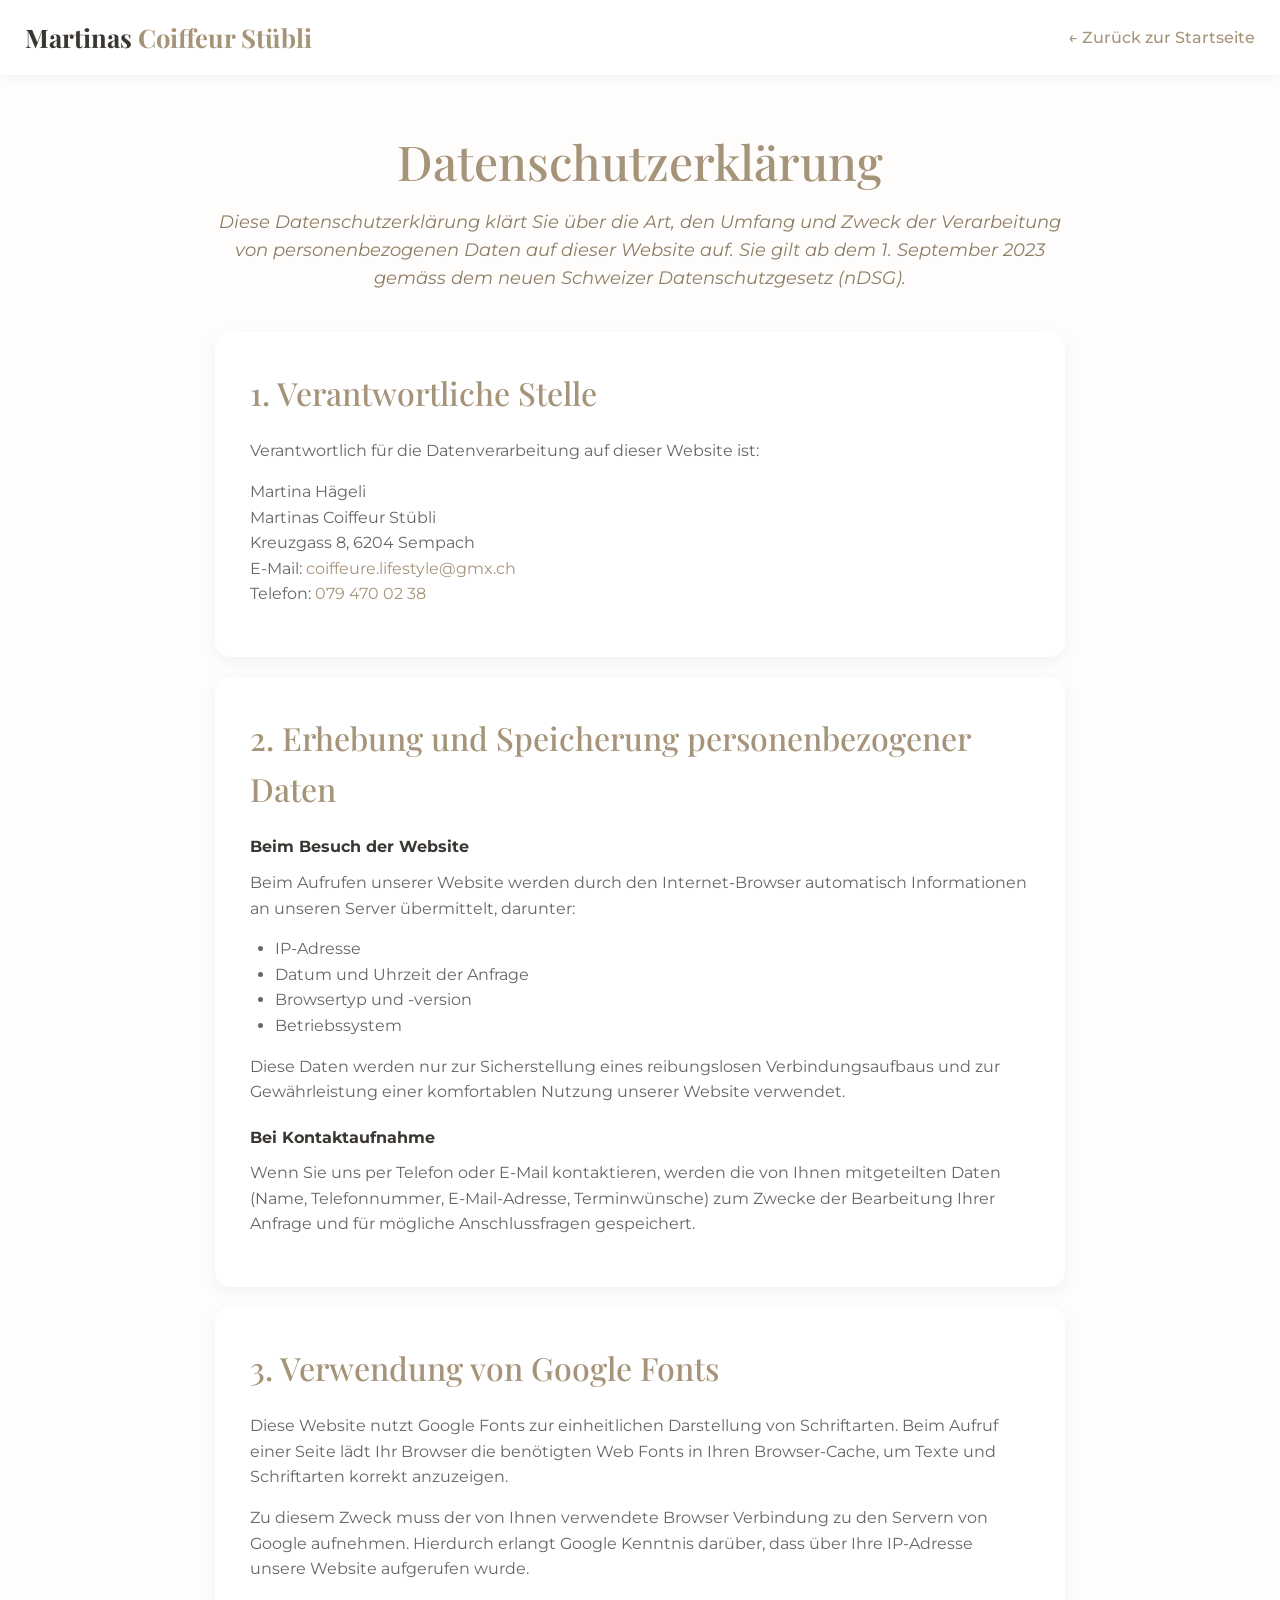
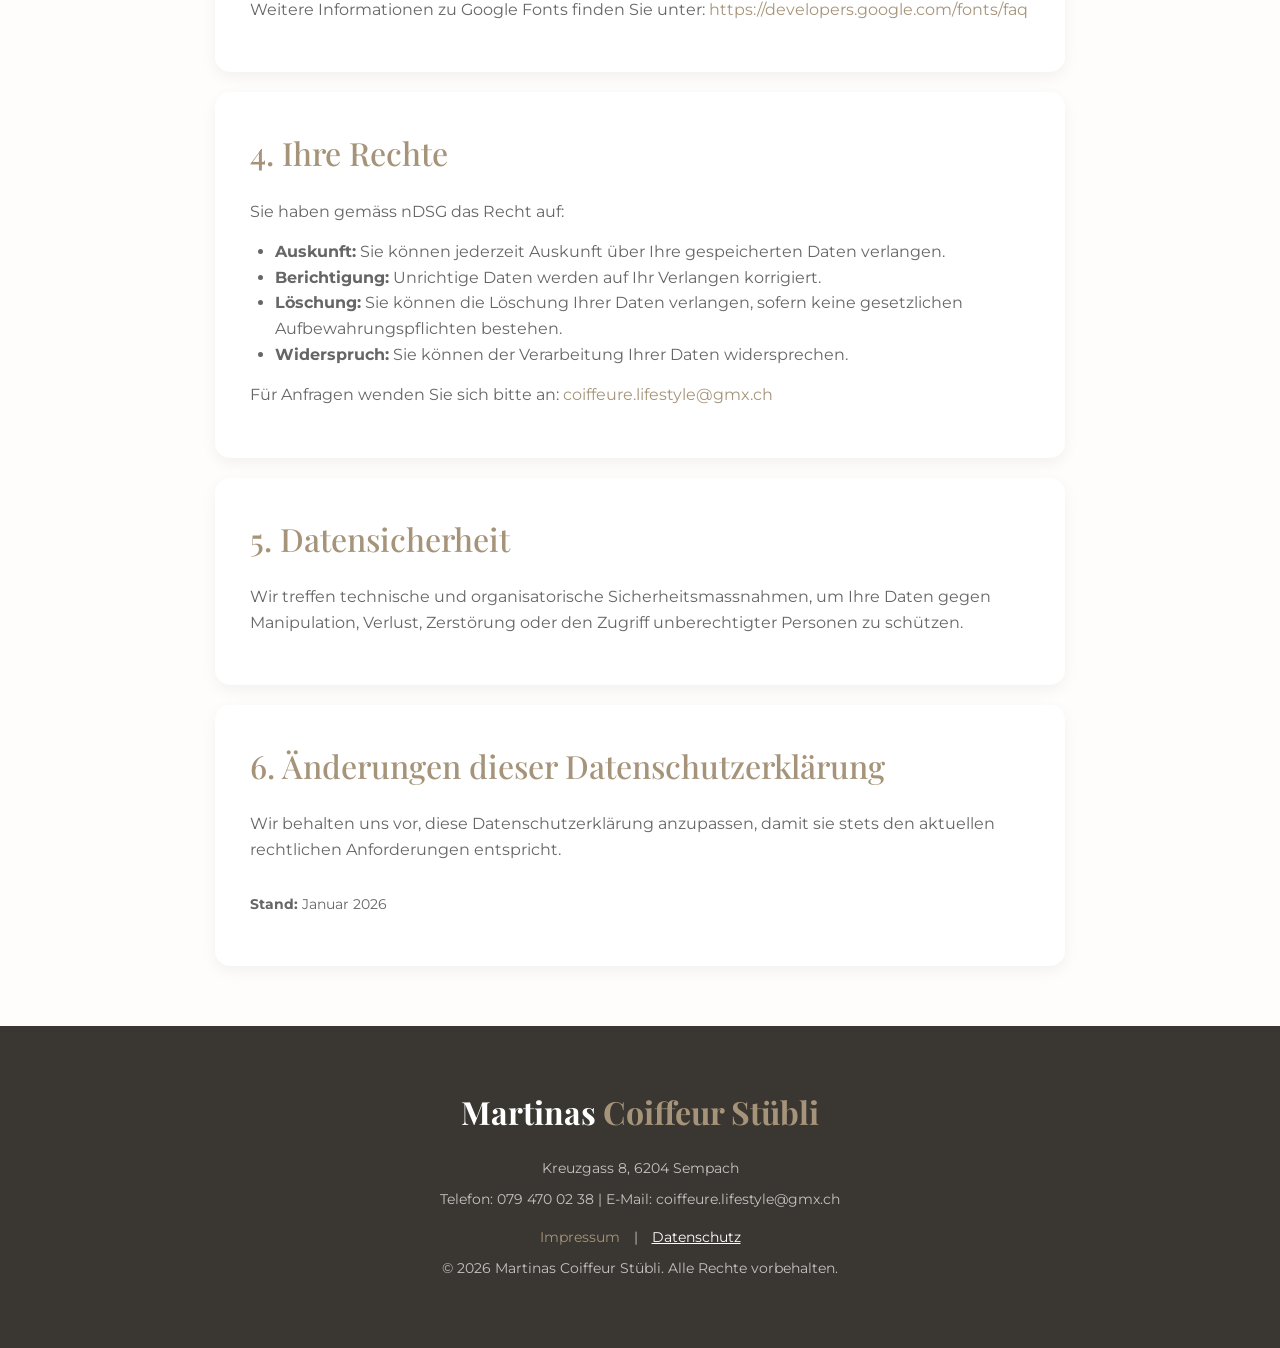
<file: datenschutz.html>
<!DOCTYPE html>
<html lang="de">
<head>
    <meta charset="UTF-8">
    <meta name="viewport" content="width=device-width, initial-scale=1.0">
    <title>Datenschutzerklärung | Martinas Coiffeur Stübli</title>
    <meta name="description" content="Datenschutzerklärung von Martinas Coiffeur Stübli – Informationen zur Verarbeitung personenbezogener Daten gemäss nDSG.">
    <meta property="og:title" content="Datenschutzerklärung | Martinas Coiffeur Stübli">
    <meta property="og:description" content="Informationen zur Verarbeitung personenbezogener Daten gemäss nDSG.">
    <meta property="og:type" content="website">
    <meta property="og:locale" content="de_CH">
    <meta property="og:image" content="Logo.jpeg">
    <link rel="icon" href="scissors-solid-full.svg" type="image/svg+xml">
    <link href="https://fonts.googleapis.com/css2?family=Playfair+Display:wght@400;500;700&family=Montserrat:wght@300;400;500;600&display=swap" rel="stylesheet">
    <link rel="stylesheet" href="styles.css">
</head>
<body>

    <header class="header">
        <a href="index.html" class="logo">Martinas <span>Coiffeur Stübli</span></a>
        <a href="index.html" class="back-link">← Zurück zur Startseite</a>
    </header>

    <div class="content">
        <h1>Datenschutzerklärung</h1>
        
        <p class="intro">
            Diese Datenschutzerklärung klärt Sie über die Art, den Umfang und Zweck der Verarbeitung von personenbezogenen Daten auf dieser Website auf. Sie gilt ab dem 1. September 2023 gemäss dem neuen Schweizer Datenschutzgesetz (nDSG).
        </p>
        
        <div class="info-section">
            <h3>1. Verantwortliche Stelle</h3>
            <p>Verantwortlich für die Datenverarbeitung auf dieser Website ist:</p>
            <p>
                Martina Hägeli<br>
                Martinas Coiffeur Stübli<br>
                Kreuzgass 8, 6204 Sempach<br>
                E-Mail: <a href="mailto:coiffeure.lifestyle@gmx.ch">coiffeure.lifestyle@gmx.ch</a><br>
                Telefon: <a href="tel:0794700238">079 470 02 38</a>
            </p>
        </div>

        <div class="info-section">
            <h3>2. Erhebung und Speicherung personenbezogener Daten</h3>
            
            <h4 style="color: var(--text-dark); margin-top: 20px; margin-bottom: 10px;">Beim Besuch der Website</h4>
            <p>Beim Aufrufen unserer Website werden durch den Internet-Browser automatisch Informationen an unseren Server übermittelt, darunter:</p>
            <ul>
                <li>IP-Adresse</li>
                <li>Datum und Uhrzeit der Anfrage</li>
                <li>Browsertyp und -version</li>
                <li>Betriebssystem</li>
            </ul>
            <p>Diese Daten werden nur zur Sicherstellung eines reibungslosen Verbindungsaufbaus und zur Gewährleistung einer komfortablen Nutzung unserer Website verwendet.</p>
            
            <h4 style="color: var(--text-dark); margin-top: 20px; margin-bottom: 10px;">Bei Kontaktaufnahme</h4>
            <p>Wenn Sie uns per Telefon oder E-Mail kontaktieren, werden die von Ihnen mitgeteilten Daten (Name, Telefonnummer, E-Mail-Adresse, Terminwünsche) zum Zwecke der Bearbeitung Ihrer Anfrage und für mögliche Anschlussfragen gespeichert.</p>
        </div>

        <div class="info-section">
            <h3>3. Verwendung von Google Fonts</h3>
            <p>Diese Website nutzt Google Fonts zur einheitlichen Darstellung von Schriftarten. Beim Aufruf einer Seite lädt Ihr Browser die benötigten Web Fonts in Ihren Browser-Cache, um Texte und Schriftarten korrekt anzuzeigen.</p>
            <p>Zu diesem Zweck muss der von Ihnen verwendete Browser Verbindung zu den Servern von Google aufnehmen. Hierdurch erlangt Google Kenntnis darüber, dass über Ihre IP-Adresse unsere Website aufgerufen wurde.</p>
            <p>Weitere Informationen zu Google Fonts finden Sie unter: <a href="https://developers.google.com/fonts/faq" target="_blank" rel="noopener">https://developers.google.com/fonts/faq</a></p>
        </div>

        <div class="info-section">
            <h3>4. Ihre Rechte</h3>
            <p>Sie haben gemäss nDSG das Recht auf:</p>
            <ul>
                <li><strong>Auskunft:</strong> Sie können jederzeit Auskunft über Ihre gespeicherten Daten verlangen.</li>
                <li><strong>Berichtigung:</strong> Unrichtige Daten werden auf Ihr Verlangen korrigiert.</li>
                <li><strong>Löschung:</strong> Sie können die Löschung Ihrer Daten verlangen, sofern keine gesetzlichen Aufbewahrungspflichten bestehen.</li>
                <li><strong>Widerspruch:</strong> Sie können der Verarbeitung Ihrer Daten widersprechen.</li>
            </ul>
            <p>Für Anfragen wenden Sie sich bitte an: <a href="mailto:coiffeure.lifestyle@gmx.ch">coiffeure.lifestyle@gmx.ch</a></p>
        </div>

        <div class="info-section">
            <h3>5. Datensicherheit</h3>
            <p>Wir treffen technische und organisatorische Sicherheitsmassnahmen, um Ihre Daten gegen Manipulation, Verlust, Zerstörung oder den Zugriff unberechtigter Personen zu schützen.</p>
        </div>

        <div class="info-section">
            <h3>6. Änderungen dieser Datenschutzerklärung</h3>
            <p>Wir behalten uns vor, diese Datenschutzerklärung anzupassen, damit sie stets den aktuellen rechtlichen Anforderungen entspricht.</p>
            
            <p style="margin-top: 30px; font-size: 0.9rem; color: var(--grey-text);">
                <strong>Stand:</strong> Januar 2026
            </p>
        </div>
    </div>

    <footer class="footer">
        <p class="logo">Martinas <span>Coiffeur Stübli</span></p>
        <p>Kreuzgass 8, 6204 Sempach</p>
        <p>Telefon: 079 470 02 38 | E-Mail: coiffeure.lifestyle@gmx.ch</p>
        <p style="margin-top: 15px;">
            <a href="impressum.html">Impressum</a> | 
            <a href="datenschutz.html" class="active">Datenschutz</a>
        </p>
        <p>&copy; 2026 Martinas Coiffeur Stübli. Alle Rechte vorbehalten.</p>
    </footer>

</body>
</html>
</file>
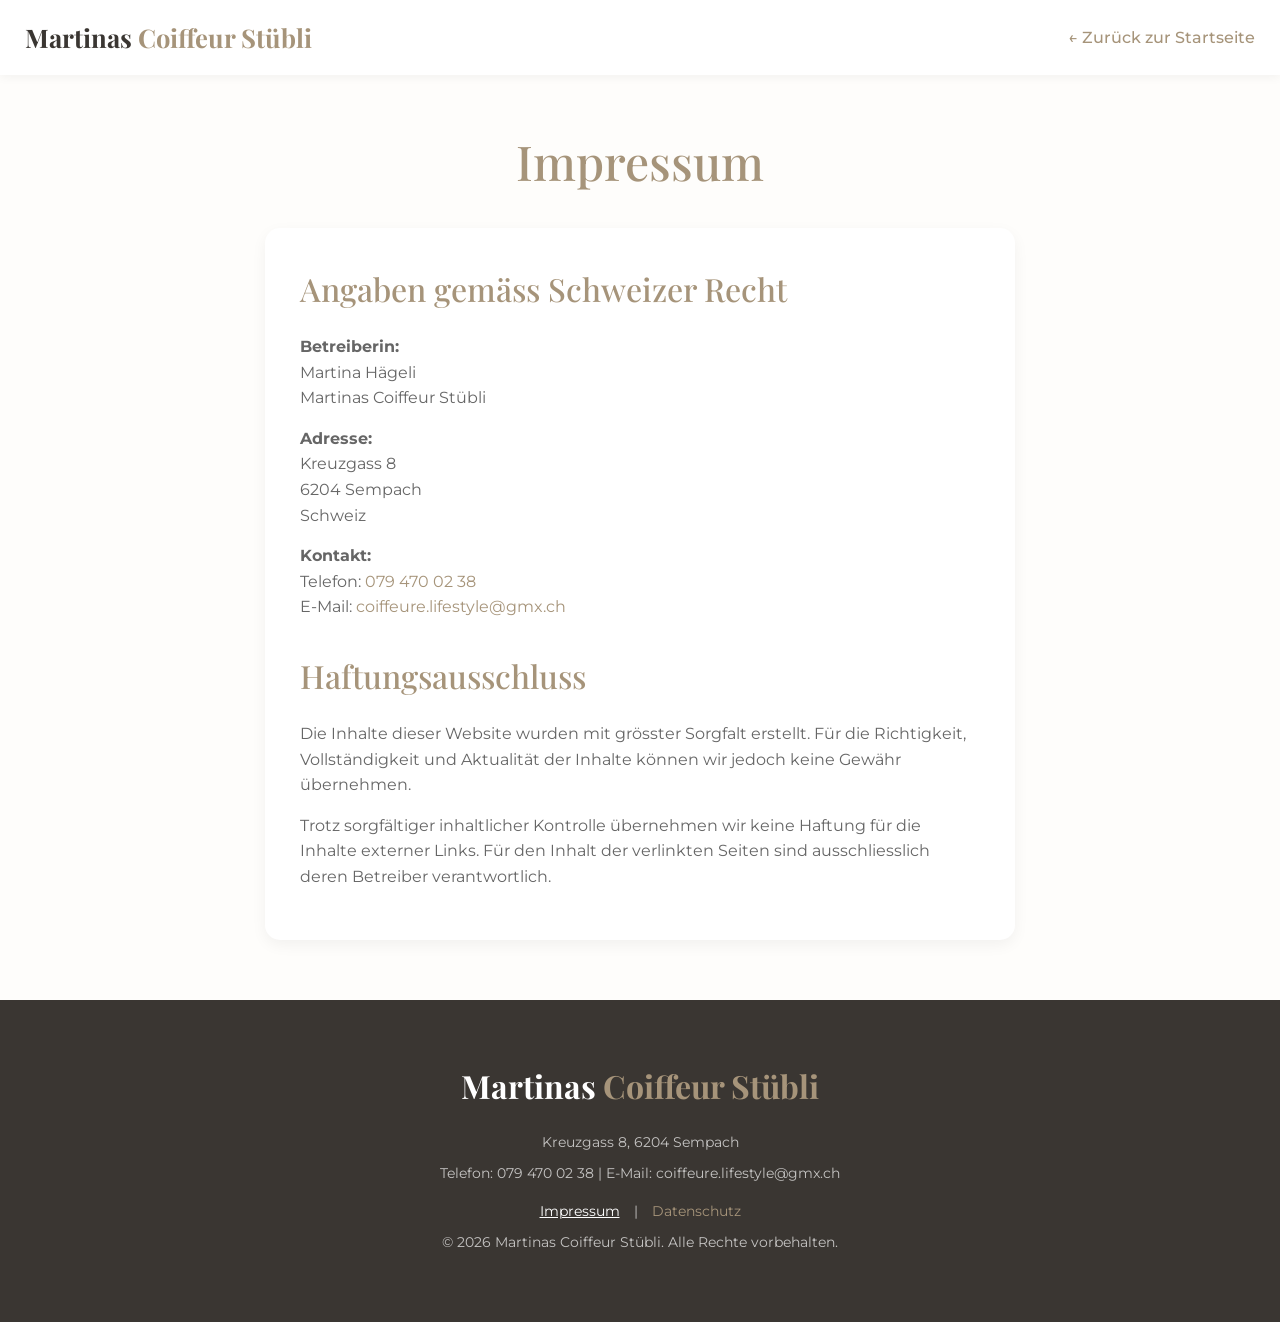
<file: impressum.html>
<!DOCTYPE html>
<html lang="de">
<head>
    <meta charset="UTF-8">
    <meta name="viewport" content="width=device-width, initial-scale=1.0">
    <title>Impressum | Martinas Coiffeur Stübli</title>
    <meta name="description" content="Impressum von Martinas Coiffeur Stübli – Betreiberin, Adresse und Kontaktinformationen.">
    <meta property="og:title" content="Impressum | Martinas Coiffeur Stübli">
    <meta property="og:description" content="Betreiberin, Adresse und Kontaktinformationen von Martinas Coiffeur Stübli.">
    <meta property="og:type" content="website">
    <meta property="og:locale" content="de_CH">
    <meta property="og:image" content="Logo.jpeg">
    <link rel="icon" href="scissors-solid-full.svg" type="image/svg+xml">
    <link href="https://fonts.googleapis.com/css2?family=Playfair+Display:wght@400;500;700&family=Montserrat:wght@300;400;500;600&display=swap" rel="stylesheet">
    <link rel="stylesheet" href="styles.css">
</head>
<body>

    <header class="header">
        <a href="index.html" class="logo">Martinas <span>Coiffeur Stübli</span></a>
        <a href="index.html" class="back-link">← Zurück zur Startseite</a>
    </header>

    <div class="content content--narrow">
        <h1>Impressum</h1>
        
        <div class="info-section">
            <h3>Angaben gemäss Schweizer Recht</h3>
            
            <p><strong>Betreiberin:</strong><br>
            Martina Hägeli<br>
            Martinas Coiffeur Stübli</p>
            
            <p><strong>Adresse:</strong><br>
            Kreuzgass 8<br>
            6204 Sempach<br>
            Schweiz</p>
            
            <p><strong>Kontakt:</strong><br>
            Telefon: <a href="tel:0794700238">079 470 02 38</a><br>
            E-Mail: <a href="mailto:coiffeure.lifestyle@gmx.ch">coiffeure.lifestyle@gmx.ch</a></p>
            
            <h3 style="margin-top: 30px;">Haftungsausschluss</h3>
            <p>Die Inhalte dieser Website wurden mit grösster Sorgfalt erstellt. Für die Richtigkeit, Vollständigkeit und Aktualität der Inhalte können wir jedoch keine Gewähr übernehmen.</p>
            
            <p>Trotz sorgfältiger inhaltlicher Kontrolle übernehmen wir keine Haftung für die Inhalte externer Links. Für den Inhalt der verlinkten Seiten sind ausschliesslich deren Betreiber verantwortlich.</p>
        </div>
    </div>

    <footer class="footer">
        <p class="logo">Martinas <span>Coiffeur Stübli</span></p>
        <p>Kreuzgass 8, 6204 Sempach</p>
        <p>Telefon: 079 470 02 38 | E-Mail: coiffeure.lifestyle@gmx.ch</p>
        <p style="margin-top: 15px;">
            <a href="impressum.html" class="active">Impressum</a> | 
            <a href="datenschutz.html">Datenschutz</a>
        </p>
        <p>&copy; 2026 Martinas Coiffeur Stübli. Alle Rechte vorbehalten.</p>
    </footer>

</body>
</html>
</file>
<file: styles.css>
:root {
    --primary-color: #a6947a;
    --primary-dark: #8e7d65;
    --accent-soft: #f2ede6;
    --bg-light: #fefdfb;
    --text-dark: #3a3632;
    --white: #ffffff;
    --grey-text: #666;
}

html {
    scroll-behavior: smooth;
    scroll-padding-top: 85px;
}

* {
    box-sizing: border-box;
    margin: 0;
    padding: 0;
}

body {
    font-family: 'Montserrat', sans-serif;
    color: var(--text-dark);
    background-color: var(--bg-light);
    line-height: 1.6;
}

h1, h2, h3 {
    font-family: 'Playfair Display', serif;
    font-weight: 500;
    color: var(--primary-color);
    margin-bottom: 20px;
}

h1 { font-size: clamp(2.5rem, 6vw, 4rem); line-height: 1.1; }
h2 { font-size: clamp(1.8rem, 4vw, 3rem); margin-top: 40px; }
h3 { font-size: clamp(1.4rem, 3vw, 2rem); }

p { margin-bottom: 15px; color: var(--grey-text); }

a { text-decoration: none; color: var(--primary-color); }
a:hover { text-decoration: none; }

a:focus-visible,
button:focus-visible {
    outline: 3px solid var(--primary-color);
    outline-offset: 3px;
    border-radius: 6px;
}

/* Standard Liste für Content */
ul {
    margin-left: 25px;
    margin-bottom: 15px;
    color: var(--grey-text);
}

.header {
    background-color: var(--white);
    padding: 15px 25px;
    box-shadow: 0 2px 10px rgba(0,0,0,0.05);
    display: flex;
    justify-content: space-between;
    align-items: center;
    position: sticky;
    top: 0;
    left: 0;
    width: 100%;
    z-index: 1000;
    height: 75px;
    transition: all 0.4s ease;
}

.header.scrolled {
    background-color: rgba(255, 255, 255, 0.85); 
    backdrop-filter: blur(10px); 
    height: 65px; 
    box-shadow: 0 4px 15px rgba(0,0,0,0.1);
}

.header .logo {
    font-family: 'Playfair Display', serif;
    font-size: 1.6rem;
    color: var(--text-dark);
    font-weight: 700;
}

.header .logo span {
    color: var(--primary-color);
}

.back-link {
    color: var(--primary-color);
    font-weight: 500;
    transition: color 0.3s ease;
}

.back-link:hover {
    color: var(--primary-dark);
}

.nav-toggle {
    display: none;
    font-size: 2rem;
    background: none;
    border: none;
    cursor: pointer;
    color: var(--text-dark);
}

.nav-menu {
    list-style: none;
    display: flex;
}

.nav-menu li {
    margin-left: 30px;
}

.nav-menu a {
    color: var(--text-dark);
    font-weight: 500;
    transition: color 0.3s ease;
    position: relative;
    padding-bottom: 5px;
}

.nav-menu a:hover {
    color: var(--primary-color);
}

.nav-menu a::after {
    content: '';
    position: absolute;
    left: 0;
    bottom: 0;
    width: 0;
    height: 2px;
    background-color: var(--primary-color);
    transition: width 0.3s ease;
}

.nav-menu a:hover::after,
.nav-menu a.active::after {
    width: 100%;
}

.nav-menu a.active {
    color: var(--primary-color);
}

.hero {
    position: relative;
    width: 100%;
    height: 80vh;
    background: linear-gradient(rgba(0,0,0,0.25), rgba(0,0,0,0.5)), 
                url('Stübli.jpeg') no-repeat center center/cover;
    display: flex;
    flex-direction: column;
    justify-content: center;
    align-items: center;
    text-align: center;
    color: var(--white);
    padding: 20px;
}

.hero h1 {
    color: var(--white);
    margin-bottom: 20px;
    text-shadow: 0 3px 10px rgba(0,0,0,0.4);
}

.hero p {
    font-size: 1.2rem;
    margin-bottom: 30px;
    max-width: 600px;
    color: rgba(255,255,255,0.9);
    font-weight: 300;
}

.hero-cta {
    background-color: var(--primary-color);
    color: var(--white);
    padding: 15px 40px;
    border-radius: 50px;
    font-weight: 600;
    letter-spacing: 1px;
    transition: all 0.3s ease;
    box-shadow: 0 5px 15px rgba(0,0,0,0.2);
}

.hero-cta:hover {
    background-color: var(--primary-dark);
    transform: translateY(-3px);
    box-shadow: 0 8px 20px rgba(0,0,0,0.3);
}

section {
    max-width: 960px;
    margin: 80px auto;
    padding: 0 25px;
    text-align: center;
}

.section-intro {
    font-size: 1.2rem;
    font-style: italic;
    color: var(--primary-dark);
    margin-bottom: 40px;
}

.section-content {
    text-align: left;
    margin-top: 30px;
}

.about-grid {
    display: grid;
    grid-template-columns: 1.5fr 1fr; 
    gap: 60px;
    margin-top: 40px;
    text-align: left;
    align-items: center;
}

.about-text h3 {
    margin-top: 0;
}

.about-image-container {
    display: flex;
    justify-content: center;
    align-items: center;
}

.about-image {
    width: 100%;
    max-width: 350px;
    aspect-ratio: 1 / 1;
    border-radius: 50%;
    box-shadow: 0 10px 30px rgba(0,0,0,0.1);
    object-fit: cover;
    object-position: center top;
    border: 5px solid var(--white);
}

.services-grid {
    display: grid;
    grid-template-columns: repeat(3, 1fr);
    gap: 25px;
    margin-top: 50px;
}

.service-card {
    background: var(--white);
    padding: 40px 25px;
    border-radius: 15px;
    box-shadow: 0 8px 25px rgba(0,0,0,0.04);
    border-bottom: 4px solid var(--primary-color);
    transition: all 0.4s cubic-bezier(0.165, 0.84, 0.44, 1);
    display: flex;
    flex-direction: column;
    justify-content: flex-start;
    height: 100%;
}

.service-card:hover {
    transform: translateY(-10px);
    box-shadow: 0 15px 35px rgba(166, 148, 122, 0.15);
    background-color: var(--white);
}

.service-card h3 {
    color: var(--text-dark);
    margin-bottom: 15px;
    font-size: 1.3rem;
    min-height: 3.5rem;
    display: flex;
    align-items: center;
    justify-content: center;
}

.service-card p {
    font-size: 0.95rem;
    line-height: 1.5;
    margin-bottom: 0;
}

.price-category {
    background: var(--accent-soft);
    border-radius: 15px;
    padding: 30px;
    margin-bottom: 40px;
    box-shadow: 0 5px 15px rgba(0,0,0,0.03);
}

.price-category summary {
    list-style: none;
    cursor: pointer;
    display: flex;
    align-items: center;
    justify-content: space-between;
    color: var(--primary-color);
    font-size: 1.8rem;
    font-family: 'Playfair Display', serif;
    font-weight: 500;
}

.price-category summary::-webkit-details-marker {
    display: none;
}

.price-category summary::after {
    content: '+';
    font-size: 1.6rem;
    color: var(--primary-dark);
}

.price-category[open] summary::after {
    content: '–';
}

.price-category[open] summary {
    margin-bottom: 25px;
}

.price-item {
    display: flex;
    justify-content: space-between;
    align-items: baseline;
    padding: 10px 0;
    border-bottom: 1px dashed rgba(0,0,0,0.1);
}

.price-item:last-child {
    border-bottom: none;
}

.price-item span:first-child {
    font-weight: 500;
    color: var(--text-dark);
    flex-grow: 1;
    text-align: left;
}

.price-item span:last-child {
    font-weight: 600;
    color: var(--primary-dark);
    font-family: 'Playfair Display', serif;
    font-size: 1.1rem;
}

.gallery-wrapper {
    position: relative;
    width: 100%;
    overflow: hidden;
    padding: 20px 0;
    background: var(--bg-light);
}

.gallery-wrapper::before,
.gallery-wrapper::after {
    content: "";
    position: absolute;
    top: 0;
    width: 100px;
    height: 100%;
    z-index: 2;
    pointer-events: none;
}

.gallery-wrapper::before {
    left: 0;
    background: linear-gradient(to right, var(--bg-light), transparent);
}

.gallery-wrapper::after {
    right: 0;
    background: linear-gradient(to left, var(--bg-light), transparent);
}

.gallery-track {
    display: flex;
    gap: 20px;
    width: max-content;
    animation: scroll-loop 35s linear infinite;
}

.gallery-track:hover {
    animation-play-state: paused;
}

.gallery-item {
    flex: 0 0 auto;
    width: 380px;
    height: 320px;
    border-radius: 10px;
    overflow: hidden;
    box-shadow: 0 5px 15px rgba(0,0,0,0.1);
    transition: transform 0.3s ease;
}

.gallery-item img {
    width: 100%;
    height: 100%;
    object-fit: cover;
    display: block;
}

.gallery-item:hover {
    transform: scale(1.05);
    z-index: 1;
}

@keyframes scroll-loop {
    0% { transform: translateX(0); }
    100% { transform: translateX(-50%); }
}

.contact-info {
    display: grid;
    grid-template-columns: repeat(auto-fit, minmax(280px, 1fr));
    gap: 30px;
    margin-top: 50px;
}

.contact-info div {
    background: var(--white);
    padding: 25px;
    border-radius: 15px;
    box-shadow: 0 5px 15px rgba(0,0,0,0.05);
    text-align: left;
}

.contact-info div strong {
    display: block;
    margin-bottom: 10px;
    color: var(--text-dark);
    font-size: 1.1rem;
}

.contact-card {
    background: var(--white);
    padding: 40px 30px;
    border-radius: 20px;
    box-shadow: 0 10px 30px rgba(0,0,0,0.05);
    text-align: center;
    transition: all 0.3s ease;
    border: 1px solid var(--accent-soft);
}

.contact-card:hover {
    transform: translateY(-10px);
    box-shadow: 0 15px 40px rgba(166, 148, 122, 0.15);
}

.contact-card strong {
    display: block;
    font-family: 'Playfair Display', serif;
    font-size: 1.2rem;
    color: var(--primary-color);
    margin-bottom: 10px;
}

.contact-card p, .contact-card a {
    font-size: 1rem;
    color: var(--grey-text);
    line-height: 1.6;
}

.button-container {
    display: flex;
    justify-content: center;
    width: 100%;
    margin-top: 60px;
    margin-bottom: 20px;
}

.cta-appointment {
    display: inline-flex;
    align-items: center;
    justify-content: center;
    background-color: var(--primary-color);
    color: var(--white) !important;
    padding: 22px 60px;
    border-radius: 100px;
    font-weight: 600;
    font-size: 1.1rem;
    text-decoration: none !important;
    transition: all 0.4s cubic-bezier(0.175, 0.885, 0.32, 1.275);
    box-shadow: 0 12px 30px rgba(166, 148, 122, 0.35);
    text-transform: uppercase;
    letter-spacing: 2px;
    position: relative;
    overflow: hidden;
    animation: pulse-animation 3s infinite;
}

.cta-appointment::before {
    content: '';
    position: absolute;
    top: -50%;
    left: -100%;
    width: 100%;
    height: 200%;
    background: linear-gradient(transparent, rgba(255, 255, 255, 0.2), transparent);
    transform: rotate(25deg);
    transition: all 0.8s ease;
}

.cta-appointment:hover::before { left: 150%; }

.cta-appointment:hover {
    background-color: var(--primary-dark);
    transform: translateY(-8px) scale(1.05);
    box-shadow: 0 20px 40px rgba(166, 148, 122, 0.45);
}

.cta-appointment span {
    margin-left: 15px;
    font-size: 1.4rem;
    transition: transform 0.3s ease;
}

.cta-appointment:hover span { transform: translateX(8px); }

@keyframes pulse-animation {
    0% { box-shadow: 0 0 0 0 rgba(166, 148, 122, 0.6); }
    70% { box-shadow: 0 0 0 20px rgba(166, 148, 122, 0); }
    100% { box-shadow: 0 0 0 0 rgba(166, 148, 122, 0); }
}

.booking-section {
    max-width: 1120px;
    margin: 100px auto;
    padding: 0 25px;
}

.booking-intro {
    text-align: center;
    margin-bottom: 40px;
}

.booking-badge {
    display: inline-flex;
    align-items: center;
    gap: 10px;
    background: rgba(166, 148, 122, 0.12);
    color: var(--primary-dark);
    padding: 10px 18px;
    border-radius: 999px;
    font-size: 0.85rem;
    font-weight: 600;
    letter-spacing: 1px;
    text-transform: uppercase;
    margin-bottom: 18px;
}

.booking-layout {
    display: grid;
    grid-template-columns: 0.9fr 1.1fr;
    gap: 28px;
    align-items: stretch;
}

.booking-aside {
    display: grid;
    gap: 20px;
}

.booking-highlight {
    background: linear-gradient(180deg, rgba(242, 237, 230, 0.9), rgba(255, 255, 255, 0.95));
    border: 1px solid rgba(166, 148, 122, 0.18);
    border-radius: 24px;
    padding: 28px;
    box-shadow: 0 12px 30px rgba(0,0,0,0.04);
    text-align: left;
}

.booking-highlight h3 {
    margin-top: 0;
    margin-bottom: 16px;
    color: var(--text-dark);
    font-size: 1.35rem;
}

.booking-highlight-soft {
    background: linear-gradient(180deg, rgba(255,255,255,0.98), rgba(242, 237, 230, 0.72));
}

.booking-points {
    list-style: none;
    margin: 0;
    display: grid;
    gap: 12px;
}

.booking-points li {
    position: relative;
    padding-left: 28px;
    color: var(--grey-text);
}

.booking-points li::before {
    content: '•';
    position: absolute;
    left: 8px;
    top: 0;
    color: var(--primary-color);
    font-size: 1.4rem;
    line-height: 1;
}

.booking-card {
    background: var(--white);
    border-radius: 28px;
    padding: 32px;
    box-shadow: 0 18px 45px rgba(0,0,0,0.08);
    border: 1px solid rgba(166, 148, 122, 0.14);
    text-align: left;
}

.booking-choice-grid {
    display: grid;
    grid-template-columns: repeat(2, minmax(0, 1fr));
    gap: 12px;
    margin-bottom: 18px;
}

.booking-choice {
    display: flex;
    flex-direction: column;
    gap: 6px;
    text-decoration: none;
    border-radius: 16px;
    border: 1px solid #e6e0d8;
    padding: 14px;
    background: #fffdfb;
    transition: transform 0.2s ease, box-shadow 0.2s ease, border-color 0.2s ease;
}

.booking-choice:hover {
    transform: translateY(-2px);
    box-shadow: 0 8px 22px rgba(0, 0, 0, 0.08);
    border-color: rgba(166, 148, 122, 0.45);
}

.booking-choice strong {
    color: var(--text-dark);
    font-size: 0.98rem;
    line-height: 1.25;
}

.choice-kicker {
    color: var(--primary-dark);
    font-size: 0.72rem;
    text-transform: uppercase;
    letter-spacing: 1px;
    font-weight: 700;
}

.choice-meta {
    color: #7a7168;
    font-size: 0.84rem;
}

.booking-choice-phone {
    background: linear-gradient(180deg, #fffdfa 0%, #f7f1e8 100%);
}

.booking-choice-whatsapp {
    background: linear-gradient(180deg, #f6fff9 0%, #e9f9ef 100%);
}

.booking-choice-form {
    background: linear-gradient(180deg, #fdfcff 0%, #f4f0fa 100%);
}

.booking-form {
    margin-top: 10px;
}

.form-grid {
    display: grid;
    grid-template-columns: repeat(2, minmax(0, 1fr));
    gap: 20px;
}

.form-group-full {
    grid-column: 1 / -1;
}

.booking-form .form-group {
    margin-bottom: 0;
}

.booking-form label {
    display: block;
    margin-bottom: 8px;
    color: var(--text-dark);
    font-weight: 600;
    font-size: 0.95rem;
}

.booking-form input,
.booking-form select {
    width: 100%;
    padding: 14px 16px;
    border: 1px solid #ddd7cf;
    border-radius: 14px;
    background: #fffdfb;
    color: var(--text-dark);
    font: inherit;
    transition: border-color 0.2s ease, box-shadow 0.2s ease, transform 0.2s ease;
}

.booking-form textarea {
    width: 100%;
    min-height: 120px;
    padding: 14px 16px;
    border: 1px solid #ddd7cf;
    border-radius: 14px;
    background: #fffdfb;
    color: var(--text-dark);
    font: inherit;
    line-height: 1.6;
    resize: vertical;
    transition: border-color 0.2s ease, box-shadow 0.2s ease, transform 0.2s ease;
}

.booking-form input::placeholder {
    color: #a79d91;
}

.booking-form input:focus,
.booking-form select:focus,
.booking-form textarea:focus {
    outline: none;
    border-color: var(--primary-color);
    box-shadow: 0 0 0 4px rgba(166, 148, 122, 0.15);
}

.booking-form .hint {
    font-size: 0.85rem;
    color: #7b736c;
    margin-top: 8px;
}

.booking-submit {
    width: 100%;
    margin-top: 22px;
    padding: 16px 20px;
    border: none;
    border-radius: 999px;
    background: linear-gradient(135deg, var(--primary-color), var(--primary-dark));
    color: var(--white);
    font-weight: 700;
    font-size: 1rem;
    letter-spacing: 1px;
    text-transform: uppercase;
    cursor: pointer;
    transition: transform 0.2s ease, box-shadow 0.2s ease, opacity 0.2s ease;
    box-shadow: 0 14px 30px rgba(166, 148, 122, 0.28);
}

.booking-submit:hover:not(:disabled) {
    transform: translateY(-2px);
    box-shadow: 0 18px 34px rgba(166, 148, 122, 0.35);
}

.booking-submit:disabled {
    opacity: 0.7;
    cursor: not-allowed;
}

input:disabled,
select:disabled,
textarea:disabled {
    background-color: #f5f2ed;
    border-color: #e0d8ce;
    color: #999;
    cursor: not-allowed;
}

#bookingMessage {
    margin-bottom: 18px;
}

.booking-card .message {
    margin-bottom: 0;
}

.booking-card .message-success,
.booking-card .message-error {
    border-radius: 16px;
    padding: 18px 20px;
}

.booking-launch-panel {
    display: grid;
    gap: 18px;
    margin-top: 10px;
}

.booking-launch-card {
    background: linear-gradient(180deg, #fff 0%, #faf4ec 100%);
    border: 1px solid rgba(166, 148, 122, 0.16);
    border-radius: 24px;
    padding: 28px;
    box-shadow: 0 14px 32px rgba(0,0,0,0.06);
    text-align: left;
}

.booking-launch-card h3 {
    margin-top: 0;
    margin-bottom: 10px;
    color: var(--text-dark);
}

.booking-launch-card p {
    margin-bottom: 18px;
}

.booking-launch-button {
    display: inline-block;
    width: auto;
    text-align: center;
    padding: 14px 22px;
}

.booking-choice-grid-home {
    margin-top: 0;
}

.booking-page {
    max-width: 1360px;
    margin: 0 auto;
    padding: 22px;
}

.booking-feature-notice {
    background: linear-gradient(180deg, #fff4e6 0%, #fef1dc 100%);
    border: 2px solid #ffa500;
    border-radius: 18px;
    padding: 18px 20px;
    margin-bottom: 24px;
    box-shadow: 0 8px 24px rgba(255, 165, 0, 0.12);
}

.booking-feature-notice .notice-content {
    display: flex;
    flex-direction: column;
    gap: 8px;
}

.booking-feature-notice strong {
    color: #ff8c00;
    font-size: 1rem;
}

.booking-feature-notice p {
    margin: 0;
    color: #7f5f2f;
    font-size: 0.95rem;
    line-height: 1.4;
}

.booking-page-hero {
    display: flex;
    justify-content: space-between;
    align-items: end;
    gap: 16px;
    margin-bottom: 24px;
    flex-wrap: wrap;
}

.booking-page-header {
    display: flex;
    flex-direction: column;
    width: 100%;
    gap: 0;
}

.booking-page-header-top {
    display: flex;
    justify-content: space-between;
    align-items: center;
    width: 100%;
    margin-bottom: 12px;
}

.booking-page-hero h1 {
    margin: 0;
    color: var(--text-dark);
}

.booking-page-kicker {
    display: inline-flex;
    align-items: center;
    gap: 8px;
    padding: 8px 14px;
    border-radius: 999px;
    background: rgba(166, 148, 122, 0.12);
    color: var(--primary-dark);
    text-transform: uppercase;
    letter-spacing: 1px;
    font-size: 0.72rem;
    font-weight: 700;
}

.booking-page-grid {
    display: grid;
    grid-template-columns: 1.15fr 0.85fr;
    gap: 24px;
    align-items: start;
}

.booking-page-panel {
    background: linear-gradient(180deg, #fff 0%, #fffdfb 100%);
    border: 1px solid rgba(166, 148, 122, 0.14);
    border-radius: 26px;
    padding: 26px;
    box-shadow: 0 16px 36px rgba(0,0,0,0.06);
}

.booking-page-panel h2,
.booking-page-panel h3 {
    margin-top: 0;
    color: var(--text-dark);
}

.booking-page-panel h2 {
    font-size: 1.45rem;
}

.booking-page-panel .section-intro {
    text-align: left;
    margin-top: 8px;
    margin-bottom: 0;
}

.booking-page-note {
    margin-top: 14px;
    padding: 14px 16px;
    border-radius: 16px;
    background: #f7f2eb;
    color: #6d6257;
    font-size: 0.92rem;
}

.booking-steps {
    display: grid;
    grid-template-columns: repeat(3, minmax(0, 1fr));
    gap: 10px;
    margin: 12px 0 18px 0;
}

.booking-step {
    padding: 12px 14px;
    border-radius: 16px;
    background: #fff;
    border: 1px solid #e8e0d6;
    box-shadow: 0 6px 18px rgba(0,0,0,0.04);
}

.booking-step strong {
    display: block;
    margin-bottom: 4px;
    color: var(--text-dark);
}

.booking-step span {
    color: #7b736c;
    font-size: 0.88rem;
}

.booking-summary-card {
    margin-bottom: 16px;
    padding: 18px;
    border-radius: 18px;
    background: linear-gradient(180deg, rgba(242, 237, 230, 0.92), rgba(255, 255, 255, 0.98));
    border: 1px solid rgba(166, 148, 122, 0.16);
}

.booking-summary-card h3 {
    margin-bottom: 8px;
}

.booking-summary-card p {
    margin-bottom: 0;
    color: var(--grey-text);
}

.booking-split {
    display: grid;
    grid-template-columns: 1.1fr 0.9fr;
    gap: 18px;
    margin-top: 18px;
}

.booking-sidebox {
    padding: 18px;
    border-radius: 18px;
    background: #faf7f3;
    border: 1px solid #e7dfd5;
}

.booking-sidebox h3 {
    margin-top: 0;
    margin-bottom: 10px;
    color: var(--text-dark);
}

.booking-sidebox p,
.booking-sidebox li {
    color: var(--grey-text);
}

.booking-sidebox ul {
    margin: 0;
    padding-left: 18px;
}

.slot-group {
    display: grid;
    gap: 12px;
    margin-top: 16px;
}

.slot-day-title {
    font-weight: 700;
    color: var(--primary-dark);
    margin-top: 8px;
}

.slot-list {
    display: grid;
    grid-template-columns: repeat(auto-fit, minmax(110px, 1fr));
    gap: 8px;
}

.booking-empty-state {
    padding: 14px 16px;
    border-radius: 14px;
    background: #faf7f2;
    color: #7b736c;
    font-size: 0.9rem;
}

.slot-btn {
    border: 1px solid #d8cec2;
    background: #fff;
    color: var(--text-dark);
    border-radius: 999px;
    padding: 9px 12px;
    cursor: pointer;
    font: inherit;
    font-size: 0.88rem;
    transition: transform 0.2s ease, border-color 0.2s ease, box-shadow 0.2s ease;
}

.slot-btn:hover {
    transform: translateY(-1px);
    border-color: var(--primary-color);
    box-shadow: 0 6px 18px rgba(0,0,0,0.06);
}

.slot-btn.is-selected {
    background: var(--primary-color);
    color: #fff;
    border-color: var(--primary-color);
}

.booking-page-back {
    display: inline-flex;
    align-items: center;
    gap: 8px;
    color: var(--primary-dark);
    font-weight: 600;
}

.booking-calendar-wrap {
    margin-bottom: 22px;
    padding: 16px;
    border: 1px solid #e7dfd5;
    border-radius: 16px;
    background: #fffcf8;
}

.booking-calendar-header {
    display: flex;
    justify-content: space-between;
    align-items: center;
    gap: 12px;
    margin-bottom: 8px;
}

.booking-calendar-header h3 {
    margin: 0;
    font-size: 1.1rem;
    color: var(--text-dark);
}

.booking-calendar-controls {
    display: flex;
    gap: 8px;
    flex-wrap: nowrap;
    overflow-x: auto;
    -webkit-overflow-scrolling: touch;
    justify-content: center;
}

.cal-nav-btn {
    border: 1px solid #d8cec2;
    background: #fff;
    color: var(--text-dark);
    border-radius: 10px;
    padding: 6px 10px;
    cursor: pointer;
    font: inherit;
    font-size: 0.85rem;
    transition: border-color 0.2s ease, box-shadow 0.2s ease, transform 0.2s ease;
    flex: 0 0 auto;
}

.cal-nav-btn:hover {
    border-color: var(--primary-color);
    transform: translateY(-1px);
}

.cal-nav-btn:disabled {
    opacity: 0.5;
    cursor: not-allowed;
    color: #999;
    border-color: #ddd;
}

.booking-calendar-hint {
    margin: 0 0 6px 0;
    font-size: 0.86rem;
    color: #7f756a;
}

.calendar-shell {
    display: grid;
    gap: 16px;
}

.calendar-day-selector {
    display: grid;
    grid-template-columns: repeat(7, minmax(0, 1fr));
    gap: 10px;
}

.day-chip {
    border: 1px solid #ddd2c6;
    background: #fff;
    border-radius: 18px;
    padding: 12px 10px;
    text-align: left;
    cursor: pointer;
    font: inherit;
    color: var(--text-dark);
    box-shadow: 0 6px 16px rgba(0,0,0,0.04);
    transition: transform 0.2s ease, border-color 0.2s ease, box-shadow 0.2s ease, background 0.2s ease;
}

.day-chip:hover {
    transform: translateY(-1px);
    border-color: var(--primary-color);
    box-shadow: 0 10px 22px rgba(0,0,0,0.06);
}

.day-chip.is-active {
    background: linear-gradient(180deg, rgba(166, 148, 122, 0.14), rgba(255, 255, 255, 0.98));
    border-color: var(--primary-color);
}

.day-chip.is-past {
    opacity: 0.5;
    background: #f9f7f5;
    border-color: #e0d6cc;
    color: #999;
    cursor: not-allowed;
}

.day-chip.is-past:hover {
    transform: none;
    border-color: #e0d6cc;
    box-shadow: 0 6px 16px rgba(0,0,0,0.02);
}

.day-chip-label,
.day-chip small,
.day-chip span {
    display: block;
}

.day-chip-label {
    font-size: 0.74rem;
    text-transform: uppercase;
    letter-spacing: 0.06em;
    color: #8b7f73;
    margin-bottom: 6px;
}

.day-chip strong {
    display: block;
    font-size: 1rem;
    margin-bottom: 6px;
}

.day-chip span {
    color: #6f665d;
    font-size: 0.84rem;
    line-height: 1.35;
}

.day-chip small {
    margin-top: 6px;
    color: var(--primary-dark);
    font-size: 0.76rem;
}

.calendar-day-detail {
    border-radius: 22px;
    border: 1px solid #e7dfd5;
    background: linear-gradient(180deg, #fff 0%, #fffdfb 100%);
    padding: 20px;
}

.calendar-day-headline {
    display: flex;
    justify-content: space-between;
    gap: 16px;
    align-items: start;
    padding-bottom: 16px;
    border-bottom: 1px solid #efe6db;
}

.calendar-day-headline h3 {
    margin: 0 0 6px 0;
    color: var(--text-dark);
    font-size: 1.2rem;
}

.calendar-day-headline p {
    margin: 0;
    color: #72675d;
    font-size: 0.92rem;
}

.calendar-day-stats {
    display: grid;
    gap: 8px;
    text-align: right;
    min-width: 145px;
}

.calendar-day-stats span {
    display: inline-flex;
    justify-content: center;
    padding: 8px 10px;
    border-radius: 999px;
    background: #f7f2eb;
    color: var(--primary-dark);
    font-weight: 600;
    font-size: 0.8rem;
}

.calendar-day-content {
    display: grid;
    grid-template-columns: repeat(2, minmax(0, 1fr));
    gap: 16px;
    margin-top: 16px;
}

.calendar-day-block {
    padding: 16px;
    border-radius: 18px;
    background: #fcfaf7;
    border: 1px solid #ece3d7;
}

.booking-calendar-week {
    margin: 0 0 12px 0;
    color: var(--primary-dark);
    font-weight: 600;
    font-size: 0.92rem;
}

.cal-grid {
    display: grid;
    grid-template-columns: repeat(7, minmax(0, 1fr));
    gap: 10px;
}

.cal-day {
    border: 1px solid #ece4d8;
    border-radius: 12px;
    overflow: hidden;
    background: #fff;
    min-height: 220px;
}

.cal-day-head {
    background: #f6f1e9;
    color: var(--text-dark);
    font-weight: 700;
    font-size: 0.82rem;
    padding: 8px;
    text-align: center;
}

.cal-day-body {
    padding: 8px;
    display: flex;
    flex-direction: column;
    gap: 8px;
}

.cal-item {
    border: 1px solid #e7dfd4;
    border-radius: 10px;
    background: #fbf9f5;
    padding: 8px;
}

.cal-item-confirmed {
    background: #eef7ef;
    border-color: #cde2cf;
}

.cal-item-pending {
    background: #fff8e9;
    border-color: #f0e0b7;
}

.cal-item-counter {
    background: #edf5ff;
    border-color: #c9dbf3;
}

.cal-time {
    font-weight: 700;
    color: var(--text-dark);
    font-size: 0.84rem;
}

.cal-meta {
    font-size: 0.74rem;
    color: #6f665d;
    margin-top: 3px;
}

.cal-free {
    font-size: 0.78rem;
    color: #8a8076;
    background: #faf7f2;
    border-radius: 8px;
    padding: 8px;
    text-align: center;
}

.cal-loading,
.cal-error {
    border: 1px dashed #d8cec2;
    border-radius: 10px;
    padding: 16px;
    text-align: center;
    color: #6f665d;
    background: #fff;
}

.content {
    max-width: 900px;
    margin: 60px auto;
    padding: 0 25px;
}

.content--narrow { max-width: 800px; }

.content h1 {
    text-align: center;
    margin-bottom: 20px;
    font-size: clamp(2rem, 5vw, 3rem);
}

.content--narrow h1 { margin-bottom: 40px; }

.intro {
    font-style: italic;
    color: var(--primary-dark);
    text-align: center;
    margin-bottom: 40px;
    font-size: 1.1rem;
}

.info-section {
    background: var(--white);
    padding: 35px;
    border-radius: 15px;
    box-shadow: 0 5px 15px rgba(0,0,0,0.05);
    margin-bottom: 20px;
}

.footer {
    background-color: var(--text-dark);
    color: var(--accent-soft);
    padding: 60px 25px;
    text-align: center;
    font-size: 0.9rem;
}

.footer .logo {
    font-family: 'Playfair Display', serif;
    font-size: 2rem;
    color: var(--white);
    font-weight: 700;
    margin-bottom: 20px;
}

.footer .logo span { color: var(--primary-color); }

.footer p {
    color: rgba(255,255,255,0.7);
    margin-bottom: 8px;
}

.footer a {
    color: var(--primary-color);
    margin: 0 10px;
}

.footer a:hover { color: var(--white); }

.footer a.active {
    color: var(--white);
    text-decoration: underline;
}

.social-links a {
    color: var(--primary-color);
    font-size: 1.5rem;
    margin: 0 10px;
    transition: color 0.3s ease;
}

.social-links a:hover { color: var(--white); }

@media (min-width: 1024px) {
    .services-grid {
        grid-template-columns: repeat(3, 1fr);
        gap: 20px;
    }
}

/* --- RESPONSIVE FIXES (BURGER RECHTS) --- */
@media (max-width: 768px) {
    .header {
        position: fixed;
        width: 100%;
        left: 0;
        top: 0;
        display: flex;
        justify-content: space-between; 
        align-items: center;
        height: 70px;
        padding: 0 20px; 
        box-sizing: border-box;
        background-color: var(--white);
        z-index: 1000;
    }

    .nav-toggle {
        display: block;
        padding: 10px;
        background: none;
        border: none;
        cursor: pointer;
        z-index: 1001;
        /* Schiebt den Button nach rechts, falls das Logo nicht genug drückt */
        margin-left: auto !important; 
        margin-right: 0 !important;
    }

    .nav-menu {
        display: none;
        flex-direction: column;
        background-color: var(--white);
        position: fixed; 
        top: 70px; 
        left: 0;
        width: 100%;
        padding: 0;
        /* Verhindert den Einzug der globalen Liste */
        margin: 0 !important; 
        box-shadow: 0 10px 20px rgba(0,0,0,0.1);
        border-top: 1px solid var(--accent-soft);
        max-height: calc(100vh - 70px);
        overflow-y: auto;
    }

    .nav-menu.active {
        display: flex;
    }

    .nav-menu li {
        margin: 0 !important;
        width: 100%;
        list-style: none;
    }

    .nav-menu a {
        display: block;
        padding: 20px;
        text-align: center;
        width: 100%;
        box-sizing: border-box;
    }

    .header .logo {
        font-size: 1.2rem;
        flex-shrink: 0; /* Logo behält seine Größe */
    }

    .hero { height: 65vh; }
    .about-grid { grid-template-columns: 1fr; gap: 30px; text-align: center; }
    .about-text { order: 2; }
    .about-image-container { order: 1; }
    .about-image { max-width: 250px; margin-bottom: 10px; }
    .price-item { flex-direction: column; align-items: flex-start; }
    .cta-appointment { padding: 18px 40px; font-size: 0.95rem; width: 90%; }
    .booking-layout { grid-template-columns: 1fr; }
    .booking-card { padding: 24px; }
    .form-grid { grid-template-columns: 1fr; }
    .booking-choice-grid { grid-template-columns: 1fr; }
    .cal-grid { grid-template-columns: 1fr; }
    .booking-calendar-header { flex-direction: column; align-items: flex-start; }
    .booking-page-grid { grid-template-columns: 1fr; }
    .booking-page { padding: 18px; }
    .booking-steps { grid-template-columns: 1fr; }
    .booking-split { grid-template-columns: 1fr; }
    .calendar-day-selector { grid-template-columns: repeat(7, minmax(92px, 1fr)); overflow-x: auto; padding-bottom: 4px; }
    .calendar-day-content { grid-template-columns: 1fr; }
    .calendar-day-headline { flex-direction: column; }
    .calendar-day-stats { text-align: left; min-width: 0; }
    .booking-feature-notice { padding: 14px 16px; margin-bottom: 18px; }
    .booking-feature-notice strong { font-size: 0.95rem; }
    .booking-feature-notice p { font-size: 0.88rem; }
    .calendar-day-selector { grid-template-columns: repeat(auto-fit, minmax(85px, 1fr)); gap: 8px; }
    .day-chip { padding: 10px 8px; border-radius: 16px; }
    .day-chip-label { font-size: 0.68rem; margin-bottom: 4px; }
    .day-chip strong { font-size: 0.95rem; margin-bottom: 4px; }
    .day-chip span { font-size: 0.78rem; }
    .day-chip small { font-size: 0.7rem; margin-top: 4px; }
    .calendar-day-detail { padding: 14px; border-radius: 18px; }
    .calendar-day-headline h3 { font-size: 1.1rem; }
    .calendar-day-headline p { font-size: 0.9rem; }
    .calendar-day-stats { grid-template-columns: repeat(2, 1fr); }
    .calendar-day-stats span { font-size: 0.75rem; padding: 6px 8px; }
    .calendar-day-content { gap: 12px; margin-top: 12px; }
    .calendar-day-block { padding: 12px; border-radius: 14px; }
    .slot-day-title { margin-top: 6px; font-size: 0.92rem; }
    .slot-list { grid-template-columns: repeat(auto-fit, minmax(90px, 1fr)); gap: 6px; }
    .slot-btn { padding: 8px 10px; font-size: 0.82rem; }
    .booking-page-grid { gap: 16px; }
    .booking-page-panel { padding: 16px; border-radius: 20px; }
    .booking-page-panel h2 { font-size: 1.3rem; }
    .booking-steps { gap: 8px; }
    .booking-step { padding: 10px 12px; font-size: 0.85rem; }
    .booking-step strong { font-size: 0.9rem; }
    .booking-summary-card { padding: 14px; margin-bottom: 14px; }
    .booking-summary-card h3 { font-size: 1rem; margin-bottom: 6px; }
    .booking-submit { padding: 14px 18px; font-size: 0.95rem; margin-top: 16px; }
    .form-grid { gap: 12px; }
    .form-group { gap: 4px; }
    .form-group label { font-size: 0.9rem; }
    .form-group input, .form-group select, .form-group textarea { font-size: 0.95rem; }
    .hint { font-size: 0.8rem; }
    .booking-calendar-hint { font-size: 0.82rem; }
    .booking-page-note { margin-top: 10px; padding: 10px 12px; font-size: 0.85rem; }
}

@media (max-width: 600px) {
    .services-grid { grid-template-columns: 1fr; }
    section { margin: 50px auto; padding: 0 18px; }
    .hero h1 { font-size: clamp(2rem, 8vw, 2.8rem); }
    .price-category summary { font-size: 1.4rem; }
    .cta-appointment { width: 100%; padding: 16px 24px; font-size: 0.9rem; }
    .booking-section { margin: 70px auto; padding: 0 18px; }
    .booking-card, .booking-highlight { border-radius: 20px; }
    .booking-page { padding: 12px; }
    .booking-page-hero { gap: 12px; }
    .booking-page-hero h1 { font-size: 1.8rem; }
    .booking-steps { grid-template-columns: 1fr; gap: 8px; }
    .booking-step { padding: 10px; font-size: 0.8rem; }
    .booking-step strong { font-size: 0.85rem; }
    .calendar-day-selector { max-width: 100%; }
    .day-chip { padding: 8px 6px; border-radius: 14px; }
    .day-chip-label { font-size: 0.64rem; }
    .day-chip strong { font-size: 0.9rem; }
    .day-chip span { font-size: 0.75rem; }
    .slot-list { grid-template-columns: repeat(auto-fit, minmax(80px, 1fr)); gap: 4px; }
    .slot-btn { padding: 7px 8px; font-size: 0.78rem; }
    .booking-page-panel { padding: 12px; border-radius: 16px; }
    .booking-page-panel h2 { font-size: 1.2rem; }
    .booking-summary-card { padding: 12px; margin-bottom: 12px; }
    .booking-summary-card h3 { font-size: 0.95rem; }
    .booking-summary-card p { font-size: 0.85rem; }
    .form-group input, .form-group select, .form-group textarea { font-size: 1.0rem; }
    .booking-submit { padding: 12px 16px; font-size: 0.9rem; margin-top: 14px; }
    .calendar-day-detail { padding: 12px; }
    .calendar-day-headline h3 { font-size: 1.05rem; }
    .calendar-day-headline p { font-size: 0.85rem; }
    .calendar-day-stats span { font-size: 0.7rem; padding: 5px 6px; }
}

/* Mobile-specific fixes requested */
@media (max-width: 480px) {
    /* Back link right-aligned */
    .booking-page-hero {
        display: block;
    }
    .booking-page-back {
        display: block;
        text-align: right;
        margin-bottom: 8px;
    }

    /* Week navigation buttons inline and scrollable if needed */
    .booking-calendar-controls {
        display: flex;
        gap: 6px;
        flex-wrap: nowrap;
        overflow-x: auto;
        -webkit-overflow-scrolling: touch;
        margin: 8px 0;
        justify-content: center;
    }
    .booking-calendar-controls .cal-nav-btn {
        flex: 0 0 auto;
        padding: 5px 8px;
        font-size: 0.78rem;
        white-space: nowrap;
    }

    /* Make appointment input full width and avoid right-shift */
    .form-group input,
    .form-group select,
    .form-group textarea {
        width: 100%;
        box-sizing: border-box;
    }

    /* Reduce horizontal padding to avoid layout overflow */
    .booking-page { padding-left: 12px; padding-right: 12px; }
}

.nav-toggle span {
    display: block;
    width: 25px;
    height: 3px;
    background-color: var(--text-dark);
    margin: 5px 0;
    transition: all 0.3s ease;
}

.nav-toggle.active span:nth-child(1) { transform: translateY(8px) rotate(45deg); }
.nav-toggle.active span:nth-child(2) { opacity: 0; }
.nav-toggle.active span:nth-child(3) { transform: translateY(-8px) rotate(-45deg); }

/* ========== MONTH CALENDAR STYLES ========== */

.calendar-detail-area {
    margin-top: 20px;
}

.calendar-month-shell {
    width: 100%;
}

.calendar-month-grid {
    display: grid;
    grid-template-columns: repeat(7, 1fr);
    gap: 8px;
    margin-bottom: 20px;
    background-color: white;
    padding: 15px;
    border-radius: 8px;
    box-shadow: 0 2px 8px rgba(0, 0, 0, 0.08);
}

.calendar-month-header {
    display: flex;
    align-items: center;
    justify-content: center;
    min-height: 35px;
    font-size: 0.875rem;
    font-weight: 700;
    color: var(--primary-dark);
    text-transform: uppercase;
    letter-spacing: 0.5px;
}

.calendar-month-day {
    display: flex;
    flex-direction: column;
    align-items: center;
    justify-content: center;
    min-height: 70px;
    padding: 8px;
    border: 2px solid transparent;
    border-radius: 6px;
    background-color: #f7f2eb;
    cursor: pointer;
    transition: all 0.2s ease;
    font-size: 0.9rem;
    font-weight: 500;
    color: var(--text-dark);
}

.calendar-month-day:hover:not(:disabled) {
    transform: translateY(-2px);
    box-shadow: 0 4px 12px rgba(166, 148, 122, 0.15);
}

.calendar-month-day:disabled {
    cursor: not-allowed;
    opacity: 0.5;
}

.calendar-month-day.cal-day-other-month {
    color: #d0d0d0;
    background-color: #fafafa;
    border: 1px solid #e8e8e8;
}

.calendar-month-day.cal-day-past {
    color: #999;
    background-color: #f0f0f0;
    border: 1px solid #ddd;
}

.calendar-month-day.cal-day-selected {
    border-color: var(--primary-color);
    background-color: var(--primary-color);
    color: white;
}

/* Occupancy colors */
.calendar-month-day.cal-day-no-slots {
    border-color: #ff6b6b;
    background-color: #ffe0e0;
    color: #c92a2a;
}

.calendar-month-day.cal-day-low-slots {
    border-color: #ffa94d;
    background-color: #ffe066;
    color: #e67700;
}

.calendar-month-day.cal-day-mid-slots {
    border-color: #ffd93d;
    background-color: #fff3bf;
    color: #d9a825;
}

.calendar-month-day.cal-day-many-slots {
    border-color: #51cf66;
    background-color: #d3f9d8;
    color: #2b8a3e;
}

.calendar-day-num {
    font-size: 1.2rem;
    font-weight: 700;
    line-height: 1;
}

.calendar-day-slots {
    font-size: 0.7rem;
    margin-top: 4px;
    opacity: 0.8;
}

/* Day detail section */
.calendar-day-detail-section {
    background-color: white;
    border-radius: 8px;
    box-shadow: 0 2px 8px rgba(0, 0, 0, 0.08);
    overflow: hidden;
}

.calendar-day-headline {
    background: linear-gradient(135deg, var(--primary-color), var(--primary-dark));
    color: white;
    padding: 20px 15px;
    display: flex;
    justify-content: space-between;
    align-items: center;
}

.calendar-day-headline h3 {
    color: white;
    margin: 0;
    font-size: 1.3rem;
}

.calendar-day-headline p {
    color: rgba(255, 255, 255, 0.9);
    margin: 5px 0 0 0;
    font-size: 0.9rem;
}

.calendar-day-detail-content {
    padding: 15px;
}

.calendar-section {
    margin-bottom: 20px;
}

.calendar-section:last-child {
    margin-bottom: 0;
}

.slot-day-title {
    font-size: 0.95rem;
    font-weight: 700;
    color: var(--primary-dark);
    margin-bottom: 12px;
    text-transform: uppercase;
    letter-spacing: 0.3px;
}

.slot-list {
    display: grid;
    grid-template-columns: repeat(auto-fill, minmax(140px, 1fr));
    gap: 10px;
}

.slot-btn {
    padding: 10px 12px;
    background-color: white;
    border: 2px solid var(--primary-color);
    border-radius: 6px;
    color: var(--primary-color);
    font-weight: 600;
    font-size: 0.85rem;
    cursor: pointer;
    transition: all 0.2s ease;
    text-align: center;
}

.slot-btn:hover {
    background-color: var(--primary-color);
    color: white;
}

.slot-btn.is-selected {
    background-color: var(--primary-color);
    color: white;
}

.booking-empty-state {
    padding: 20px;
    text-align: center;
    color: #999;
    font-style: italic;
    background-color: #f9f9f9;
    border-radius: 6px;
}

.cal-item {
    padding: 12px;
    margin-bottom: 8px;
    background-color: #f7f2eb;
    border-left: 4px solid var(--primary-color);
    border-radius: 4px;
    font-size: 0.9rem;
}

.cal-item.cal-item-pending {
    background-color: #ffe066;
    border-left-color: #e67700;
    color: #333;
}

.cal-item.cal-item-confirmed {
    background-color: #d3f9d8;
    border-left-color: #2b8a3e;
    color: #1b5e20;
}

.cal-item.cal-item-counter {
    background-color: #a5d8ff;
    border-left-color: #1971c2;
    color: #0c3a70;
}

.cal-time {
    font-weight: 700;
    margin-bottom: 4px;
}

.cal-meta {
    font-size: 0.8rem;
    opacity: 0.8;
}

/* Loading & Error states */
.cal-loading,
.cal-error {
    padding: 30px;
    text-align: center;
    background-color: white;
    border-radius: 8px;
    color: var(--grey-text);
}

.cal-error {
    color: #c92a2a;
    background-color: #ffe0e0;
}

/* Mobile responsive */
@media (max-width: 768px) {
    .calendar-month-grid {
        gap: 6px;
        padding: 10px;
    }

    .calendar-month-day {
        min-height: 60px;
        font-size: 0.8rem;
        padding: 6px;
    }

    .calendar-day-num {
        font-size: 1rem;
    }

    .calendar-day-slots {
        font-size: 0.65rem;
        margin-top: 3px;
    }

    .slot-list {
        grid-template-columns: repeat(auto-fill, minmax(100px, 1fr));
        gap: 8px;
    }

    .calendar-day-headline {
        padding: 15px;
    }

    .calendar-day-headline h3 {
        font-size: 1.1rem;
    }

    .calendar-day-detail-content {
        padding: 12px;
    }

    .slot-btn {
        font-size: 0.8rem;
        padding: 8px 10px;
    }
}

@media (max-width: 480px) {
    .calendar-month-grid {
        gap: 4px;
        padding: 8px;
    }

    .calendar-month-day {
        min-height: 50px;
        font-size: 0.75rem;
        padding: 4px;
    }

    .calendar-day-num {
        font-size: 0.9rem;
    }

    .calendar-day-slots {
        font-size: 0.6rem;
        margin-top: 2px;
    }

    .slot-list {
        grid-template-columns: repeat(auto-fill, minmax(80px, 1fr));
        gap: 6px;
    }

    .slot-btn {
        font-size: 0.75rem;
        padding: 6px 8px;
    }

    .calendar-day-headline {
        padding: 12px;
    }

    .calendar-day-headline h3 {
        font-size: 1rem;
    }

    .calendar-day-detail-content {
        padding: 10px;
    }
}
</file>
